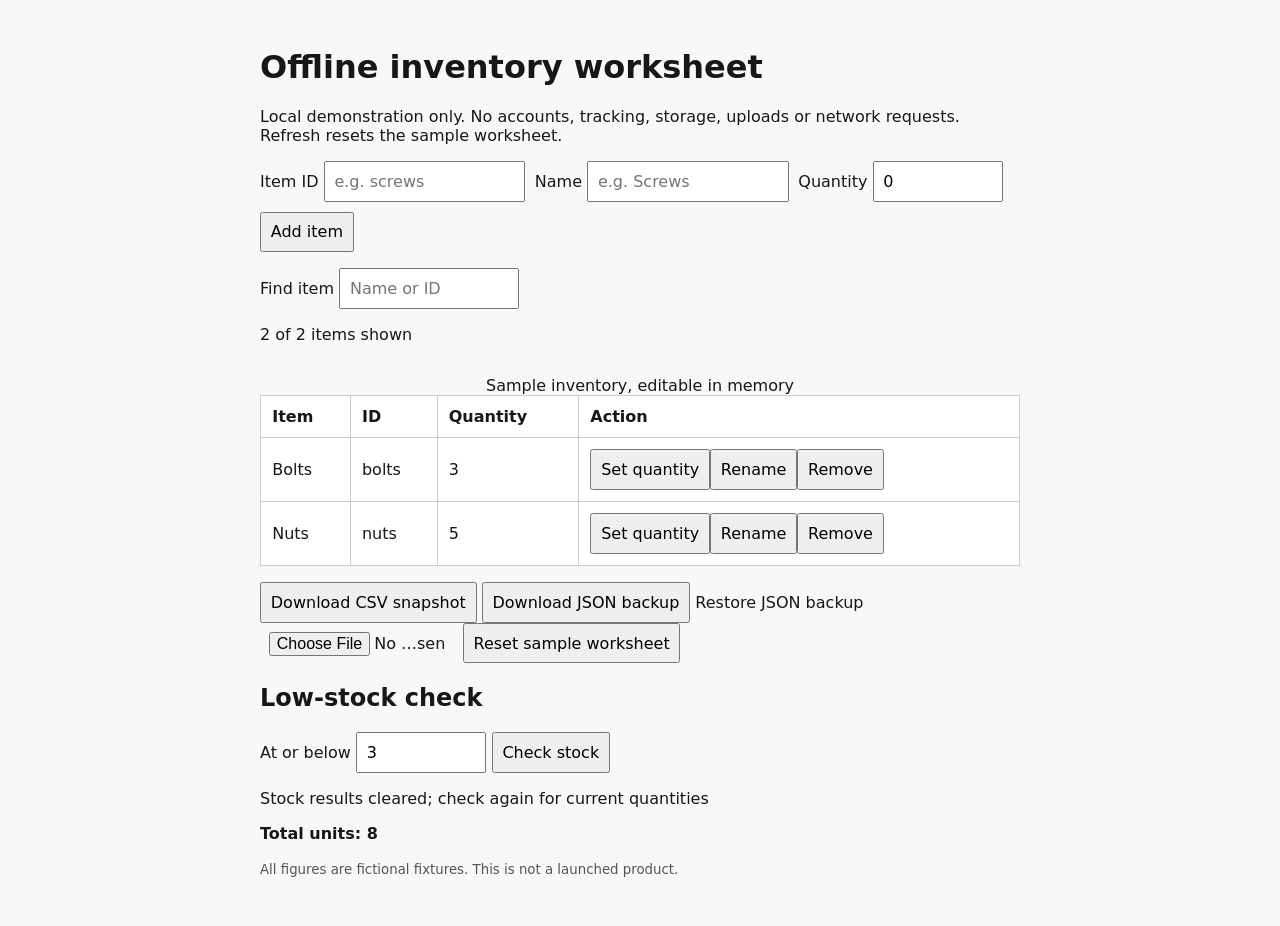
<file: ventures/offline-inventory/index.html>
<!doctype html>
<html lang="en">
<head><meta charset="utf-8"><meta name="viewport" content="width=device-width,initial-scale=1">
<title>Offline Inventory Worksheet | Local Demo</title>
<style>body{font:16px system-ui;max-width:760px;margin:3rem auto;padding:0 1rem;background:#f8f8f8;color:#171717}input,button{font:inherit;padding:.55rem}input{max-width:180px}button{cursor:pointer}form{display:flex;flex-wrap:wrap;gap:.6rem;margin:1rem 0}table{border-collapse:collapse;width:100%;background:white}td,th{border:1px solid #ccc;padding:.7rem;text-align:left}output{display:block;margin:1rem 0;color:#7a1c1c}small{color:#555}</style>
</head>
<body><main><h1>Offline inventory worksheet</h1>
<p>Local demonstration only. No accounts, tracking, storage, uploads or network requests. Refresh resets the sample worksheet.</p>
<form id="add"><label>Item ID <input id="id" required pattern="[a-z0-9-]{1,40}" maxlength="40" placeholder="e.g. screws"></label><label>Name <input id="name" required maxlength="80" placeholder="e.g. Screws"></label><label>Quantity <input id="count" required type="number" min="0" max="1000000" step="1" value="0"></label><button>Add item</button></form>
<label for="search">Find item <input id="search" type="search" maxlength="80" placeholder="Name or ID" aria-describedby="search-count"></label>
<p id="search-count" role="status" aria-live="polite"></p>
<output id="message" role="status" aria-live="polite"></output>
<table><caption>Sample inventory, editable in memory</caption><thead><tr><th scope="col">Item</th><th scope="col">ID</th><th scope="col">Quantity</th><th scope="col">Action</th></tr></thead><tbody id="rows"></tbody></table>
<p><button id="export-csv" type="button">Download CSV snapshot</button> <button id="export-json" type="button">Download JSON backup</button> <label>Restore JSON backup <input id="import-json" type="file" accept=".json,application/json"></label> <button id="reset-worksheet" type="button">Reset sample worksheet</button></p>
<section aria-labelledby="low-stock-title"><h2 id="low-stock-title">Low-stock check</h2><label for="stock-threshold">At or below <input id="stock-threshold" type="number" min="0" max="1000000" step="1" value="3"></label> <button id="check-stock" type="button">Check stock</button><p id="stock-summary" role="status" aria-live="polite"></p><ul id="stock-results"></ul></section>
<p><strong>Total units: <span id="total">0</span></strong></p><small>All figures are fictional fixtures. This is not a launched product.</small></main>
<script type="module">
import {createWorksheet,addItem,setCount} from './src/inventory.mjs';
import {removeItem,toCsv,renameItem,searchItems,toJson,fromJson} from './src/inventory.mjs';
import {lowStockItems} from './src/inventory.mjs';
const sampleRows=[{id:'bolts',name:'Bolts',count:3},{id:'nuts',name:'Nuts',count:5}];
let worksheet=createWorksheet(sampleRows);
let restoreSelectionVersion=0;
const rows=document.querySelector('#rows'),message=document.querySelector('#message');
function render(invalidateStock=true){
 // Validate before any DOM mutation; malformed search must preserve rows and stock results.
 const matches=searchItems(worksheet,document.querySelector('#search').value);
 // Search only changes visibility, not inventory; preserve the last stock check.
 if(invalidateStock){
  document.querySelector('#stock-results').replaceChildren();
  document.querySelector('#stock-summary').textContent='Stock results cleared; check again for current quantities';
 }
 rows.replaceChildren();
 document.querySelector('#search-count').textContent=matches.length+' of '+worksheet.items.length+' items shown';
 if(matches.length===0){
  const empty=document.createElement('tr'),cell=document.createElement('td');
  cell.colSpan=4;cell.textContent=worksheet.items.length===0?'No items in this worksheet.':'No matching items. Clear the search to see all items.';
  empty.append(cell);rows.append(empty);
 }
 for(const item of matches){
  const tr=document.createElement('tr');
  for(const value of [item.name,item.id,String(item.count)]){const td=document.createElement('td');td.textContent=value;tr.append(td);}
  const td=document.createElement('td'),button=document.createElement('button');
  button.type='button';button.textContent='Set quantity';button.setAttribute('aria-label','Set quantity for '+item.name);
  button.addEventListener('click',()=>{
   const raw=prompt('New whole-number quantity for '+item.name,String(item.count));
   if(raw===null){message.textContent='Quantity edit canceled; worksheet unchanged';return;}
   try{if(!/^(0|[1-9][0-9]*)$/.test(raw))throw Error('Enter a whole number');worksheet=setCount(worksheet,item.id,Number(raw));message.textContent='Quantity updated; focus moved to search';render();document.querySelector('#search').focus();}
   catch(error){message.textContent=error.message;}
  });
  const rename=document.createElement('button');
  rename.type='button';rename.textContent='Rename';
  rename.setAttribute('aria-label','Rename '+item.name);
  rename.addEventListener('click',()=>{
   const nextName=prompt('New name for '+item.name,item.name);
   if(nextName===null){message.textContent='Rename canceled; worksheet unchanged';return;}
   try{worksheet=renameItem(worksheet,item.id,nextName);message.textContent='Item renamed; focus moved to search';render();document.querySelector('#search').focus();}
   catch(error){message.textContent=error.message;}
  });
  const remove=document.createElement('button');
  remove.type='button';remove.textContent='Remove';
  remove.setAttribute('aria-label','Remove '+item.name);
  remove.addEventListener('click',()=>{
   if(!confirm('Remove '+item.name+' from this worksheet?')){message.textContent='Removal canceled; worksheet unchanged';return;}
   try{worksheet=removeItem(worksheet,item.id);message.textContent='Item removed; focus moved to search';render();document.querySelector('#search').focus();}
   catch(error){message.textContent=error.message;}
  });
  td.append(button,rename,remove);tr.append(td);rows.append(tr);
 }
 document.querySelector('#total').textContent=String(worksheet.total);
}
document.querySelector('#check-stock').addEventListener('click',()=>{
 const summary=document.querySelector('#stock-summary'),results=document.querySelector('#stock-results');
 const raw=document.querySelector('#stock-threshold').value;
 try {
  if(!/^(0|[1-9][0-9]*)$/.test(raw))throw Error('Enter a whole-number threshold');
  const matches=lowStockItems(worksheet,Number(raw));
  results.replaceChildren();
  for(const item of matches){const li=document.createElement('li');li.textContent=item.name+' ('+item.id+'): '+item.count+' units';results.append(li);}
  summary.textContent=matches.length+' items at or below '+raw+' units';
 }catch(error){results.replaceChildren();summary.textContent='Stock check failed: '+error.message;}
});
document.querySelector('#stock-threshold').addEventListener('input',()=>{
 // A changed threshold requires a fresh check; do not show results for the old value.
 document.querySelector('#stock-results').replaceChildren();
 document.querySelector('#stock-summary').textContent='Threshold changed; check stock again';
});
document.querySelector('#search').addEventListener('input',()=>{try{render(false);message.textContent='';}catch(error){message.textContent=error.message;}});
document.querySelector('#add').addEventListener('submit',event=>{
 event.preventDefault();
 try{
  const rawCount=document.querySelector('#count').value;
  if(!/^(0|[1-9][0-9]*)$/.test(rawCount))throw Error('Enter a whole-number quantity');
  worksheet=addItem(worksheet,{id:document.querySelector('#id').value,name:document.querySelector('#name').value,count:Number(rawCount)});
  document.querySelector('#search').value='';
  message.textContent='Item added; search cleared; focus moved to search';event.target.reset();render();document.querySelector('#search').focus();
 }catch(error){message.textContent=error.message;}
});
document.querySelector('#reset-worksheet').addEventListener('click',()=>{
 if(!confirm('Discard local changes and restore the sample worksheet?')){message.textContent='Reset canceled; worksheet unchanged';return;}
 worksheet=createWorksheet(sampleRows);
 document.querySelector('#search').value='';
 message.textContent='Sample worksheet restored; search cleared; focus moved to search';
 render();
 document.querySelector('#search').focus();
});
document.querySelector('#export-json').addEventListener('click',()=>{
 try {
  const blob=new Blob([toJson(worksheet)],{type:'application/json;charset=utf-8'});
  const url=URL.createObjectURL(blob),link=document.createElement('a');
  link.href=url;link.download='inventory-backup.json';document.body.append(link);
  try {link.click();message.textContent='JSON backup prepared locally';}
  finally {link.remove();setTimeout(()=>URL.revokeObjectURL(url),1000);}
 } catch(error) {message.textContent='JSON backup failed: '+error.message;}
});
document.querySelector('#import-json').addEventListener('change',async event=>{
 const input=event.target,file=input.files?.[0];
 const selectionVersion=++restoreSelectionVersion;
 if(!file)return;
 // Capture the worksheet before asynchronous file reading; never silently overwrite newer edits.
 const worksheetAtSelection=worksheet;
 try {
  if(file.size>65536)throw Error('Backup exceeds 64 KiB');
  const restored=fromJson(await file.text());
  if(selectionVersion!==restoreSelectionVersion)throw Error('A newer backup selection superseded this restore');
  if(worksheet!==worksheetAtSelection)throw Error('Worksheet changed while reading backup; select the file again');
  if(!confirm('Replace the current worksheet with this local backup?')){message.textContent='JSON restore canceled; worksheet unchanged';return;}
  worksheet=restored;
  document.querySelector('#search').value='';
  message.textContent='JSON backup restored locally; search cleared; focus moved to search';
  render();
  document.querySelector('#search').focus();
 } catch(error) {
  // Superseded reads must not overwrite feedback from the currently selected backup.
  if(selectionVersion===restoreSelectionVersion)message.textContent='JSON restore failed: '+error.message;
 }
 finally {
  // An older read must not clear the file input belonging to a newer selection.
  if(selectionVersion===restoreSelectionVersion)input.value='';
 }
});
document.querySelector('#export-csv').addEventListener('click',()=>{
 try {
  const csv=toCsv(worksheet);
  const blob=new Blob([csv],{type:'text/csv;charset=utf-8'});
  const url=URL.createObjectURL(blob);
  const link=document.createElement('a');
  link.href=url;link.download='inventory-snapshot.csv';
  document.body.append(link);
  try {link.click();message.textContent='CSV snapshot prepared locally';}
  finally {link.remove();setTimeout(()=>URL.revokeObjectURL(url),1000);}
 } catch(error) {message.textContent='CSV export failed: '+error.message;}
});
render();
</script></body></html>
</file>
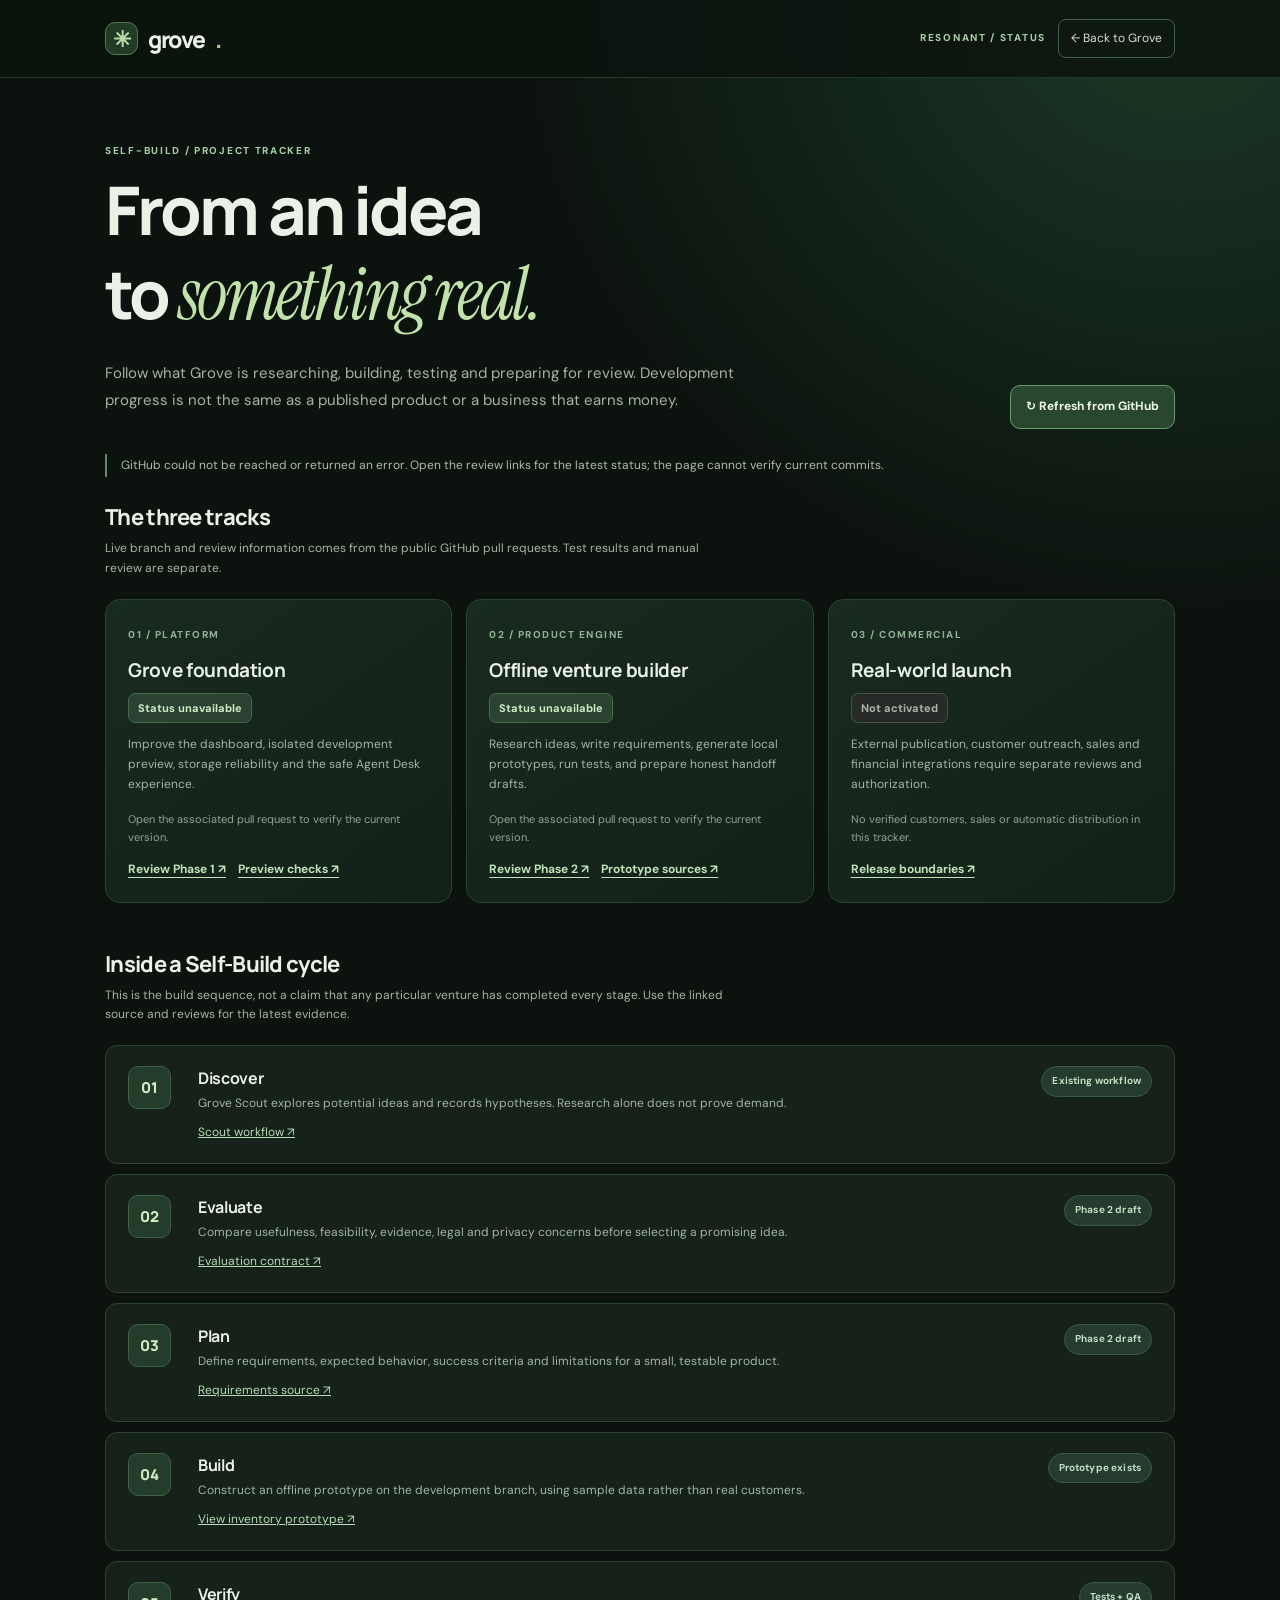
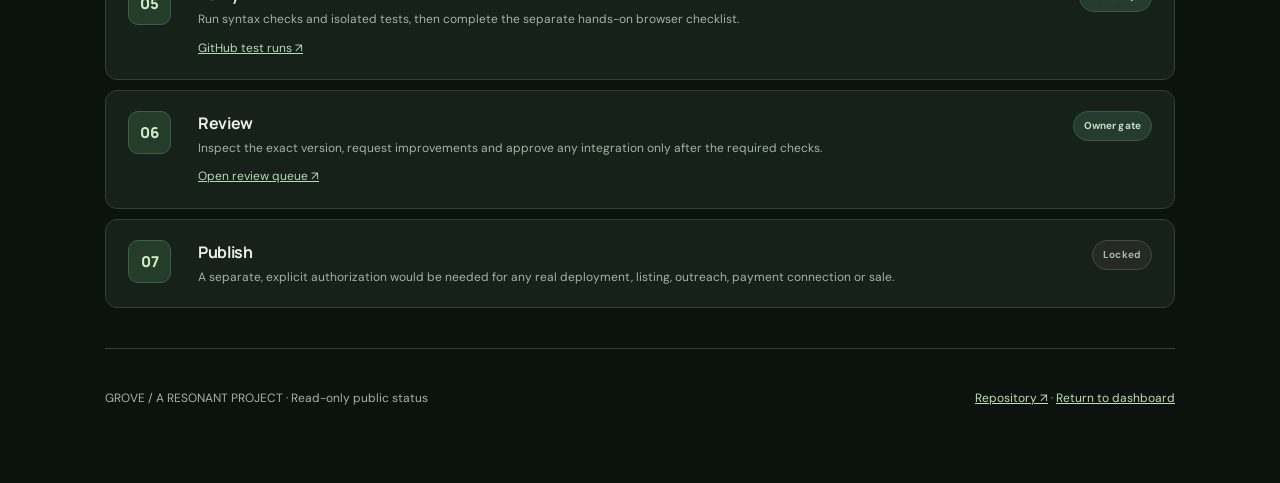
<file: self-build.html>
<!doctype html>
<html lang="en">
<head>
  <meta charset="utf-8">
  <meta name="viewport" content="width=device-width,initial-scale=1">
  <meta name="theme-color" content="#0c120e">
  <meta name="description" content="Read-only progress dashboard for Grove's self-build development phases.">
  <title>Self-Build Progress | Grove</title>
  <link rel="icon" type="image/svg+xml" href="favicon.svg">
  <link rel="preconnect" href="https://fonts.googleapis.com">
  <link rel="preconnect" href="https://fonts.gstatic.com" crossorigin>
  <link href="https://fonts.googleapis.com/css2?family=DM+Sans:wght@400;500;600;700&family=Manrope:wght@400;500;600;700;800&family=Instrument+Serif:ital@0;1&display=swap" rel="stylesheet">
  <style>
    :root{color-scheme:dark;--bg:#0c120e;--panel:#152119;--panel2:#1b2a20;--line:#2c4333;--muted:#a2b5a3;--text:#eaf2e7;--accent:#b7deaa}
    *{box-sizing:border-box}html{scroll-behavior:smooth}body{margin:0;background:radial-gradient(ellipse 70% 40% at 92% 0%,#1b3826 0%,transparent 75%),var(--bg);color:var(--text);font:14px/1.65 "DM Sans",system-ui,sans-serif}
    a{color:inherit}a:focus-visible,button:focus-visible,summary:focus-visible{outline:2px solid #b7deaa;outline-offset:4px}button{font:inherit;cursor:pointer}
    .wrap{width:min(1070px,calc(100% - 38px));margin:auto}.top{border-bottom:1px solid #23362a;background:#0b130dd9}.topbar{min-height:77px;display:flex;align-items:center;justify-content:space-between;gap:12px}.brand{display:inline-flex;align-items:center;gap:10px;text-decoration:none;font:800 23px "Manrope",sans-serif;letter-spacing:-1.5px}.brand .mark{display:grid;place-items:center;border:1px solid #4c7a57;background:#213b27;width:33px;height:33px;border-radius:10px;font-size:22px;color:var(--accent)}.brand span:last-child{color:#9fd192}.topright{display:flex;align-items:center;gap:12px}.eyebrow{color:#a7cea9;letter-spacing:1.7px;font-weight:800;text-transform:uppercase;font-size:10px}.return{font-size:12px;color:#d1e2cf;text-decoration:none;padding:9px 12px;border:1px solid #436049;border-radius:8px}.return:hover,.button:hover{background:#2b4832}.main{padding:65px 0 74px}
    h1,h2,h3,p{margin-top:0}h1{font:750 clamp(36px,5.5vw,67px)/1.12 "Manrope",sans-serif;letter-spacing:-2.9px;margin:12px 0 18px}h1 em{font:italic 1.09em "Instrument Serif",serif;color:#c1e2ab}h2{font:750 22px "Manrope",sans-serif;letter-spacing:-.7px;margin:0 0 7px}h3{font:700 16px "Manrope",sans-serif;letter-spacing:-.35px}.lead{font-size:15px;max-width:630px;color:var(--muted);line-height:1.8}.titleline{display:flex;align-items:flex-end;justify-content:space-between;gap:14px;flex-wrap:wrap}.button{border:1px solid #6c986f;background:#28472e;color:#edf7e6;border-radius:10px;padding:11px 15px;font-weight:700;font-size:12px}.button:disabled{opacity:.5;cursor:wait}
    .notice{margin:25px 0 25px;color:#a8bfa9;border-left:2px solid #628b67;padding:2px 0 2px 14px;font-size:12px}.tracks{display:grid;grid-template-columns:repeat(3,minmax(0,1fr));gap:14px;margin:18px 0 46px}.track{background:linear-gradient(145deg,#192a1e,#132018);border:1px solid var(--line);border-radius:15px;padding:22px;min-width:0}.track .step{font-size:10px;letter-spacing:1.5px;color:#90b294;font-weight:800}.track h3{font-size:19px;margin:12px 0 10px}.pill{display:inline-block;font-size:11px;font-weight:750;padding:5px 9px;background:#2b4231;border:1px solid #47684a;border-radius:7px;color:#cfeac6}.pill.locked{background:#262b27;border-color:#485249;color:#acb3aa}.track p{font-size:12px;color:var(--muted);margin:12px 0 15px}.micro{color:#8fa491;font-size:11px;overflow-wrap:anywhere;min-height:36px}.links{display:flex;gap:12px;flex-wrap:wrap;font-weight:700;font-size:12px;margin-top:14px}.links a{color:#c1e2ba;text-underline-offset:4px}
    .sectionhead{margin-bottom:20px}.sectionhead p{color:var(--muted);font-size:12px;max-width:630px}.timeline{display:grid;gap:10px;list-style:none;padding:0;margin:0}.phase{display:grid;grid-template-columns:52px 1fr auto;align-items:start;gap:18px;background:var(--panel);border:1px solid var(--line);border-radius:12px;padding:20px 22px}.number{display:grid;place-items:center;width:43px;height:43px;border-radius:10px;background:#243d2b;border:1px solid #3e6047;color:#d0ecc5;font:800 15px "Manrope",sans-serif}.phase h3{margin:1px 0 5px}.phase p{font-size:12px;color:var(--muted);margin:0;max-width:700px}.tag{font-size:10px;letter-spacing:.15px;white-space:nowrap;padding:6px 10px;background:#253b2d;border:1px solid #3c5943;border-radius:20px;color:#c4dec2;font-weight:700}.tag.future{background:#242924;border-color:#424b43;color:#adb5ad}.phase a{display:inline-block;font-size:12px;color:#b8dbb7;margin-top:9px}.divider{height:1px;background:var(--line);margin:40px 0}.foot{display:flex;justify-content:space-between;gap:20px;flex-wrap:wrap;font-size:12px;color:var(--muted)}.foot a{color:#c0dfb8}small{color:#91a695}.statusline{display:flex;align-items:center;gap:9px;flex-wrap:wrap;margin-top:5px}.dot{height:6px;width:6px;border-radius:50%;background:#8dbf90}.muted{color:var(--muted)}
    @media(max-width:820px){.tracks{grid-template-columns:1fr}.track{padding:20px}.track .micro{min-height:0}.phase{grid-template-columns:43px 1fr}.tag{grid-column:2;justify-self:start}.main{padding-top:45px}h1{letter-spacing:-2px}}
    @media(max-width:500px){.wrap{width:min(100% - 26px,1070px)}.main{padding-top:37px}.topbar{min-height:65px}.brand{font-size:21px}.topright .eyebrow{display:none}.titleline{align-items:flex-start}.phase{padding:17px;gap:11px}.lead{font-size:14px}.tracks{margin-bottom:35px}}
  </style>
</head>
<body>
  <header class="top"><div class="wrap topbar">
    <a class="brand" href="./index.html" aria-label="Return to Grove homepage"><span class="mark" aria-hidden="true">✳</span>grove<span>.</span></a>
    <div class="topright"><span class="eyebrow">RESONANT / STATUS</span><a class="return" href="./index.html">← Back to Grove</a></div>
  </div></header>
  <main class="wrap main">
    <div class="eyebrow">SELF-BUILD / PROJECT TRACKER</div>
    <h1>From an idea<br>to <em>something real.</em></h1>
    <div class="titleline">
      <p class="lead">Follow what Grove is researching, building, testing and preparing for review. Development progress is not the same as a published product or a business that earns money.</p>
      <button id="refresh" class="button" type="button">↻ Refresh from GitHub</button>
    </div>
    <p class="notice" id="liveStatus" role="status" aria-live="polite">Checking public GitHub progress…</p>

    <section aria-labelledby="tracks-title">
      <div class="sectionhead"><h2 id="tracks-title">The three tracks</h2><p>Live branch and review information comes from the public GitHub pull requests. Test results and manual review are separate.</p></div>
      <div class="tracks">
        <article class="track">
          <span class="step">01 / PLATFORM</span>
          <h3>Grove foundation</h3>
          <div class="pill" id="phase1Status">Checking GitHub…</div>
          <p>Improve the dashboard, isolated development preview, storage reliability and the safe Agent Desk experience.</p>
          <div class="micro" id="phase1Meta">Awaiting public PR metadata</div>
          <div class="links"><a href="https://github.com/Link9060/Resonant-Grove/pull/65" target="_blank" rel="noopener noreferrer">Review Phase 1 ↗</a><a href="https://github.com/Link9060/Resonant-Grove/actions/workflows/grove-preview.yml" target="_blank" rel="noopener noreferrer">Preview checks ↗</a></div>
        </article>
        <article class="track">
          <span class="step">02 / PRODUCT ENGINE</span>
          <h3>Offline venture builder</h3>
          <div class="pill" id="phase2Status">Checking GitHub…</div>
          <p>Research ideas, write requirements, generate local prototypes, run tests, and prepare honest handoff drafts.</p>
          <div class="micro" id="phase2Meta">Awaiting public PR metadata</div>
          <div class="links"><a href="https://github.com/Link9060/Resonant-Grove/pull/75" target="_blank" rel="noopener noreferrer">Review Phase 2 ↗</a><a href="https://github.com/Link9060/Resonant-Grove/tree/phase2/venture-engine/ventures" target="_blank" rel="noopener noreferrer">Prototype sources ↗</a></div>
        </article>
        <article class="track">
          <span class="step">03 / COMMERCIAL</span>
          <h3>Real-world launch</h3>
          <div class="pill locked">Not activated</div>
          <p>External publication, customer outreach, sales and financial integrations require separate reviews and authorization.</p>
          <div class="micro">No verified customers, sales or automatic distribution in this tracker.</div>
          <div class="links"><a href="https://github.com/Link9060/Resonant-Grove/blob/phase2/venture-engine/PHASE2_VENTURE_ENGINE.md" target="_blank" rel="noopener noreferrer">Release boundaries ↗</a></div>
        </article>
      </div>
    </section>

    <section aria-labelledby="timeline-title">
      <div class="sectionhead"><h2 id="timeline-title">Inside a Self-Build cycle</h2><p>This is the build sequence, not a claim that any particular venture has completed every stage. Use the linked source and reviews for the latest evidence.</p></div>
      <ol class="timeline">
        <li class="phase"><div class="number">01</div><div><h3>Discover</h3><p>Grove Scout explores potential ideas and records hypotheses. Research alone does not prove demand.</p><a href="https://github.com/Link9060/Resonant-Grove/actions/workflows/grove-scout.yml" target="_blank" rel="noopener noreferrer">Scout workflow ↗</a></div><span class="tag">Existing workflow</span></li>
        <li class="phase"><div class="number">02</div><div><h3>Evaluate</h3><p>Compare usefulness, feasibility, evidence, legal and privacy concerns before selecting a promising idea.</p><a href="https://github.com/Link9060/Resonant-Grove/blob/phase2/venture-engine/PHASE2_VENTURE_ENGINE.md" target="_blank" rel="noopener noreferrer">Evaluation contract ↗</a></div><span class="tag">Phase 2 draft</span></li>
        <li class="phase"><div class="number">03</div><div><h3>Plan</h3><p>Define requirements, expected behavior, success criteria and limitations for a small, testable product.</p><a href="https://github.com/Link9060/Resonant-Grove/tree/phase2/venture-engine/phase2" target="_blank" rel="noopener noreferrer">Requirements source ↗</a></div><span class="tag">Phase 2 draft</span></li>
        <li class="phase"><div class="number">04</div><div><h3>Build</h3><p>Construct an offline prototype on the development branch, using sample data rather than real customers.</p><a href="https://github.com/Link9060/Resonant-Grove/tree/phase2/venture-engine/ventures/offline-inventory" target="_blank" rel="noopener noreferrer">View inventory prototype ↗</a></div><span class="tag">Prototype exists</span></li>
        <li class="phase"><div class="number">05</div><div><h3>Verify</h3><p>Run syntax checks and isolated tests, then complete the separate hands-on browser checklist.</p><a href="https://github.com/Link9060/Resonant-Grove/actions/workflows/phase2-offline-checks.yml" target="_blank" rel="noopener noreferrer">GitHub test runs ↗</a></div><span class="tag">Tests + QA</span></li>
        <li class="phase"><div class="number">06</div><div><h3>Review</h3><p>Inspect the exact version, request improvements and approve any integration only after the required checks.</p><a href="https://github.com/Link9060/Resonant-Grove/pull/75" target="_blank" rel="noopener noreferrer">Open review queue ↗</a></div><span class="tag">Owner gate</span></li>
        <li class="phase"><div class="number">07</div><div><h3>Publish</h3><p>A separate, explicit authorization would be needed for any real deployment, listing, outreach, payment connection or sale.</p></div><span class="tag future">Locked</span></li>
      </ol>
    </section>
    <div class="divider"></div>
    <footer class="foot">
      <span>GROVE / A RESONANT PROJECT · Read-only public status</span>
      <span><a href="https://github.com/Link9060/Resonant-Grove" target="_blank" rel="noopener noreferrer">Repository ↗</a> · <a href="./index.html">Return to dashboard</a></span>
    </footer>
  </main>
  <script>
    (function(){
      'use strict';
      var root='https://api.github.com/repos/Link9060/Resonant-Grove/pulls/';
      var status=document.getElementById('liveStatus');
      var refresh=document.getElementById('refresh');
      function setText(id,value){document.getElementById(id).textContent=value;}
      function describe(pr){
        if(pr.merged_at)return 'Merged into main';
        if(pr.state==='closed')return 'Closed without merge';
        if(pr.draft)return 'Draft · owner review pending';
        return 'Open · owner review pending';
      }
      function date(value){
        var d=new Date(value);
        return Number.isNaN(d.getTime())?'Date unavailable':d.toLocaleDateString(undefined,{year:'numeric',month:'short',day:'numeric'});
      }
      async function readPr(number,signal){
        var response=await fetch(root+number,{headers:{Accept:'application/vnd.github+json'},cache:'no-store',signal:signal,credentials:'omit'});
        if(!response.ok)throw new Error('GitHub status '+response.status);
        var pr=await response.json();
        if(typeof pr!=='object'||!pr||!pr.head||!pr.head.sha)throw new Error('Unexpected GitHub response');
        return pr;
      }
      async function update(){
        refresh.disabled=true;status.textContent='Refreshing public GitHub pull requests…';
        var controller=new AbortController();
        var timeout=setTimeout(function(){controller.abort()},10000);
        try{
          var prs=await Promise.all([readPr(65,controller.signal),readPr(75,controller.signal)]);
          prs.forEach(function(pr,index){
            var n=index+1;
            setText('phase'+n+'Status',describe(pr));
            setText('phase'+n+'Meta','Branch: '+pr.head.ref+' · '+pr.head.sha.slice(0,8)+' · Updated '+date(pr.updated_at));
          });
          status.textContent='Live GitHub PR metadata refreshed '+new Date().toLocaleTimeString(undefined,{hour:'numeric',minute:'2-digit'})+'. Browser acceptance, test results and deployments require separate verification.';
        }catch(error){
          status.textContent='GitHub could not be reached or returned an error. Open the review links for the latest status; the page cannot verify current commits.';
          ['phase1Status','phase2Status'].forEach(function(id){setText(id,'Status unavailable')});
          ['phase1Meta','phase2Meta'].forEach(function(id){setText(id,'Open the associated pull request to verify the current version.')});
        }finally{clearTimeout(timeout);refresh.disabled=false}
      }
      refresh.addEventListener('click',update);
      update();
    })();
  </script>
</body>
</html>
</file>
